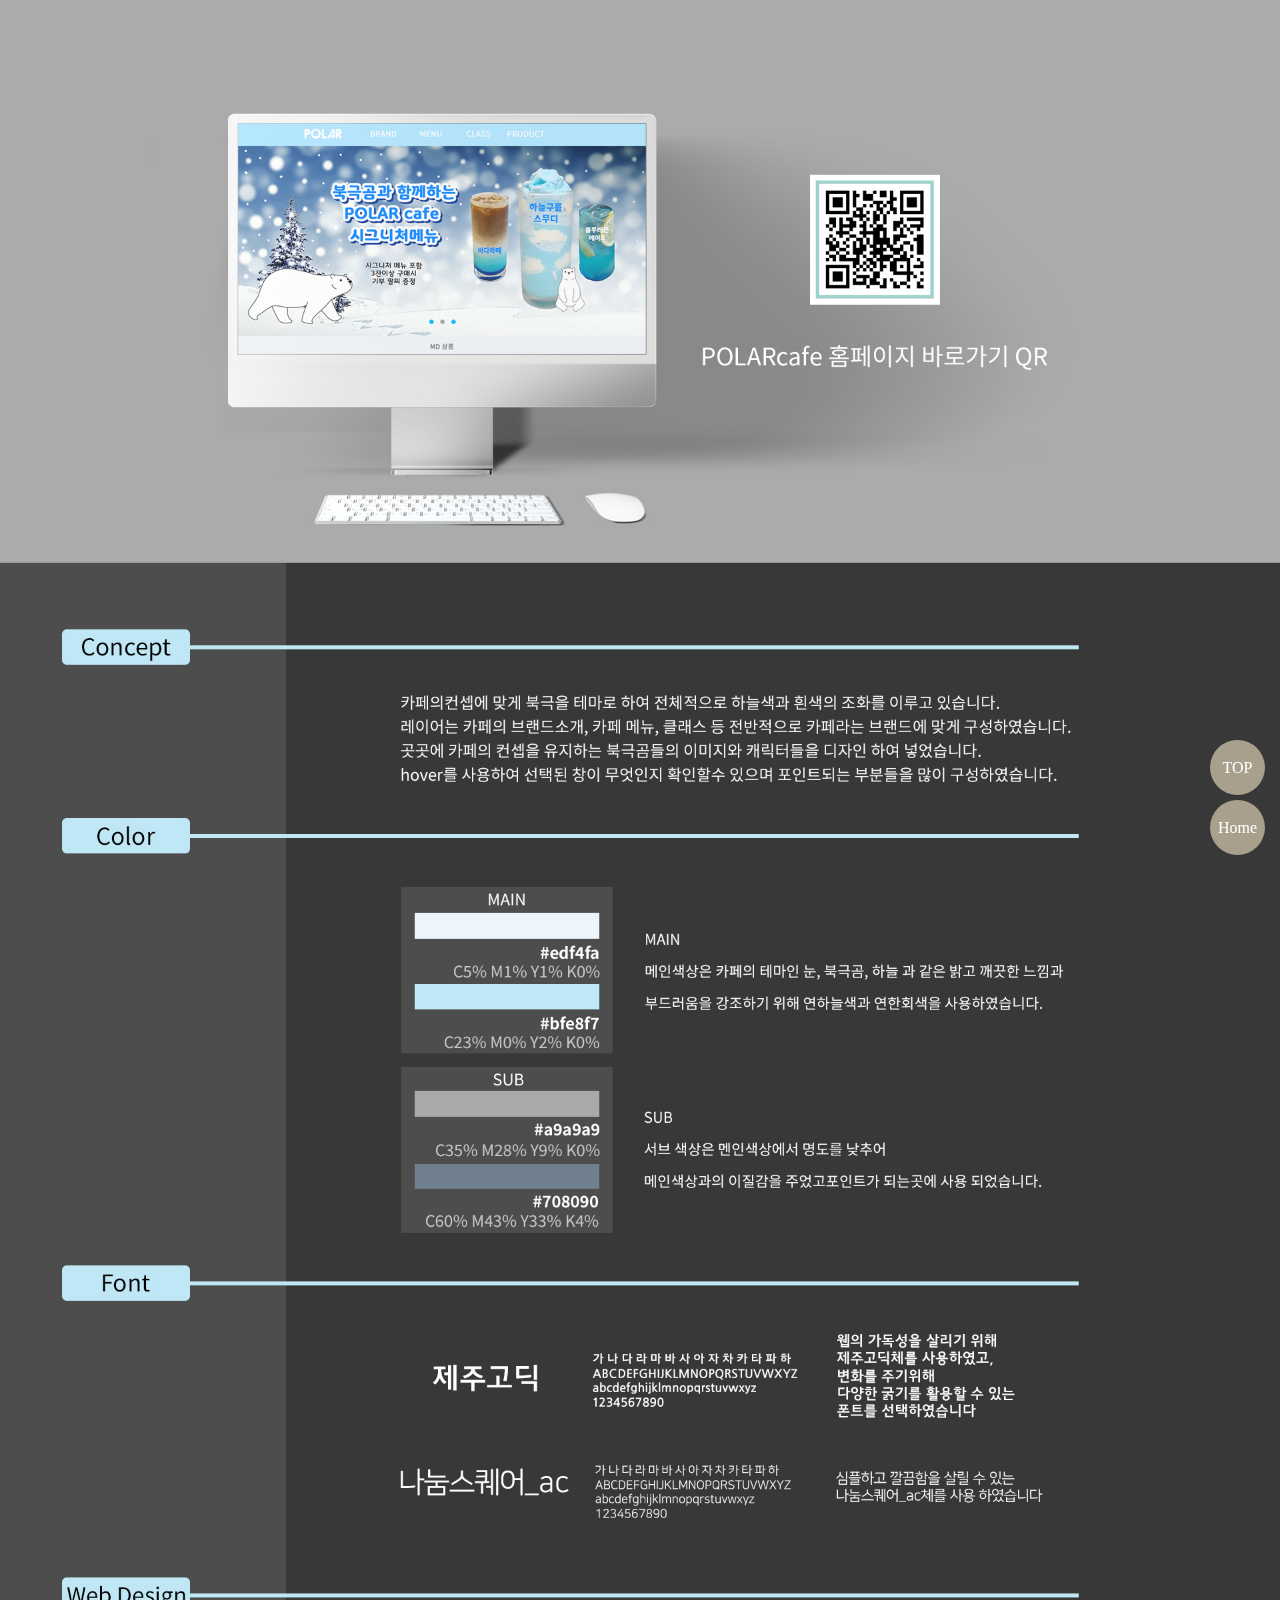
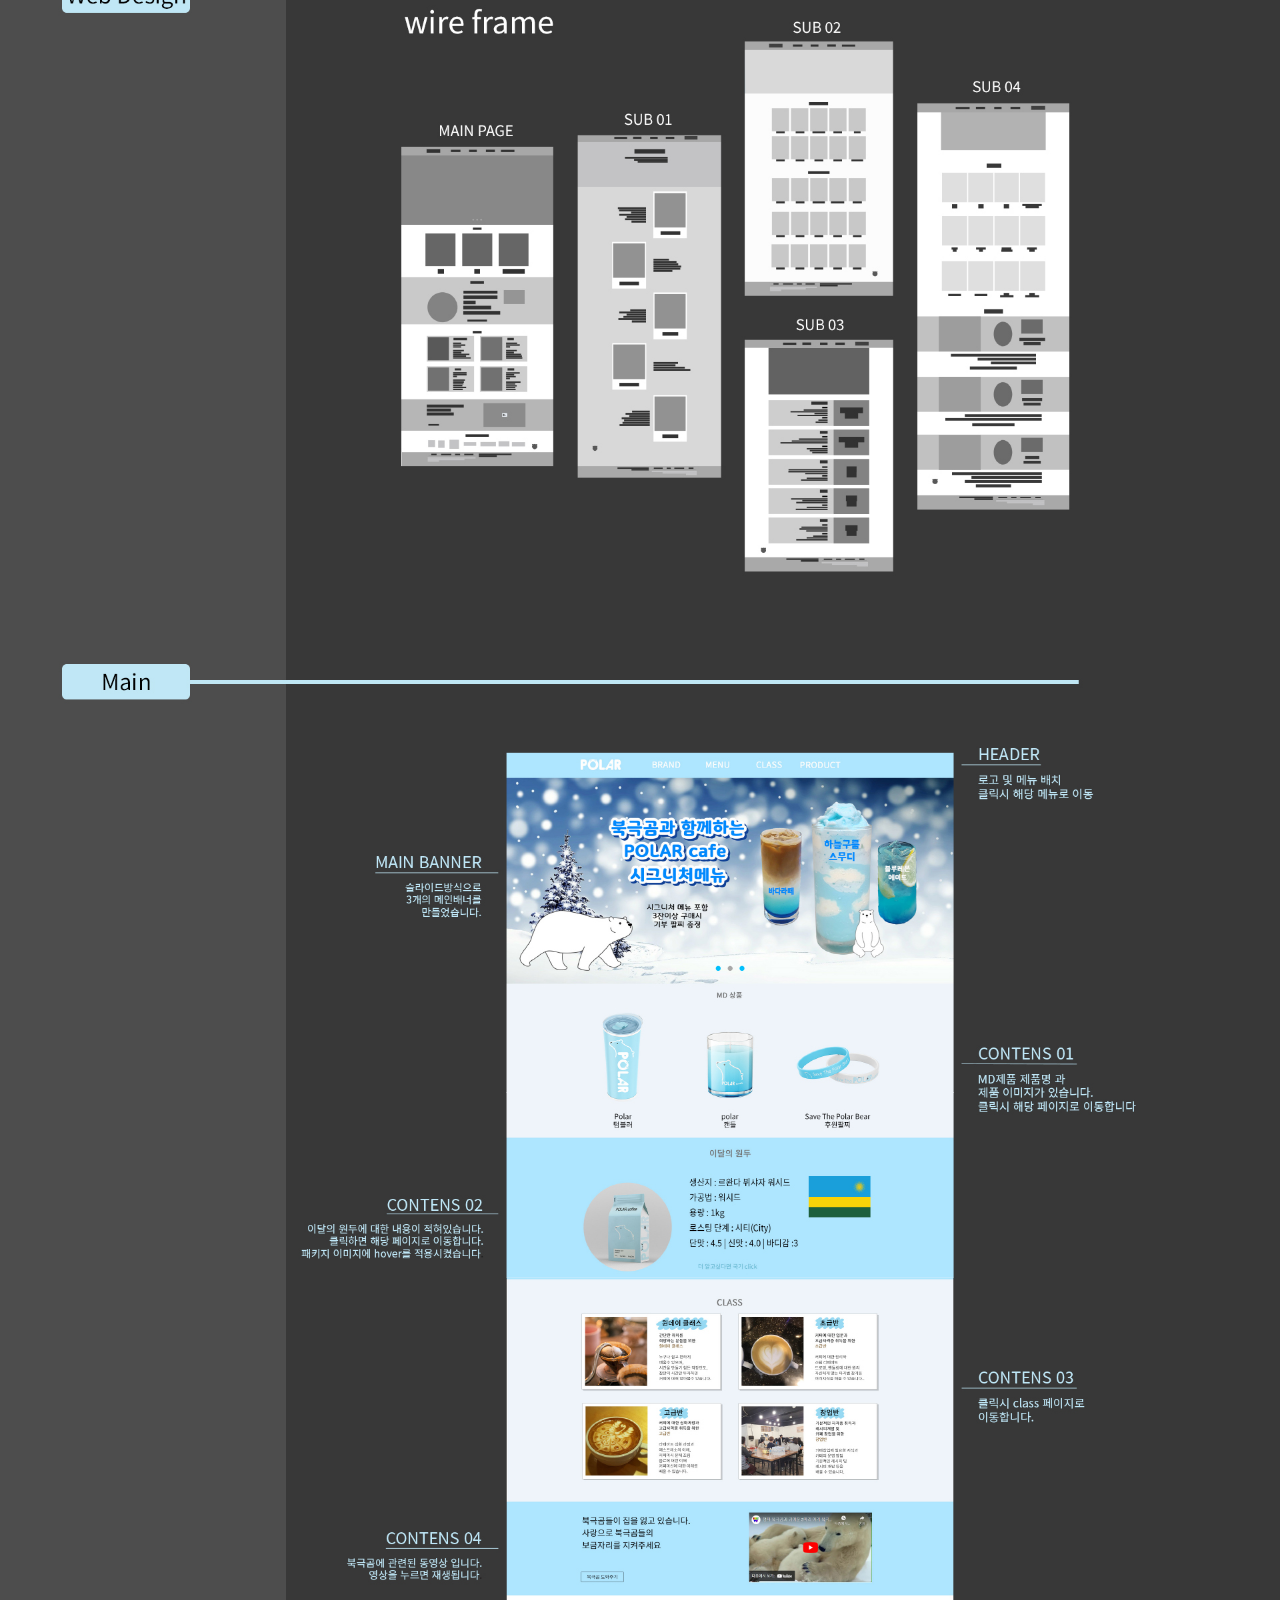
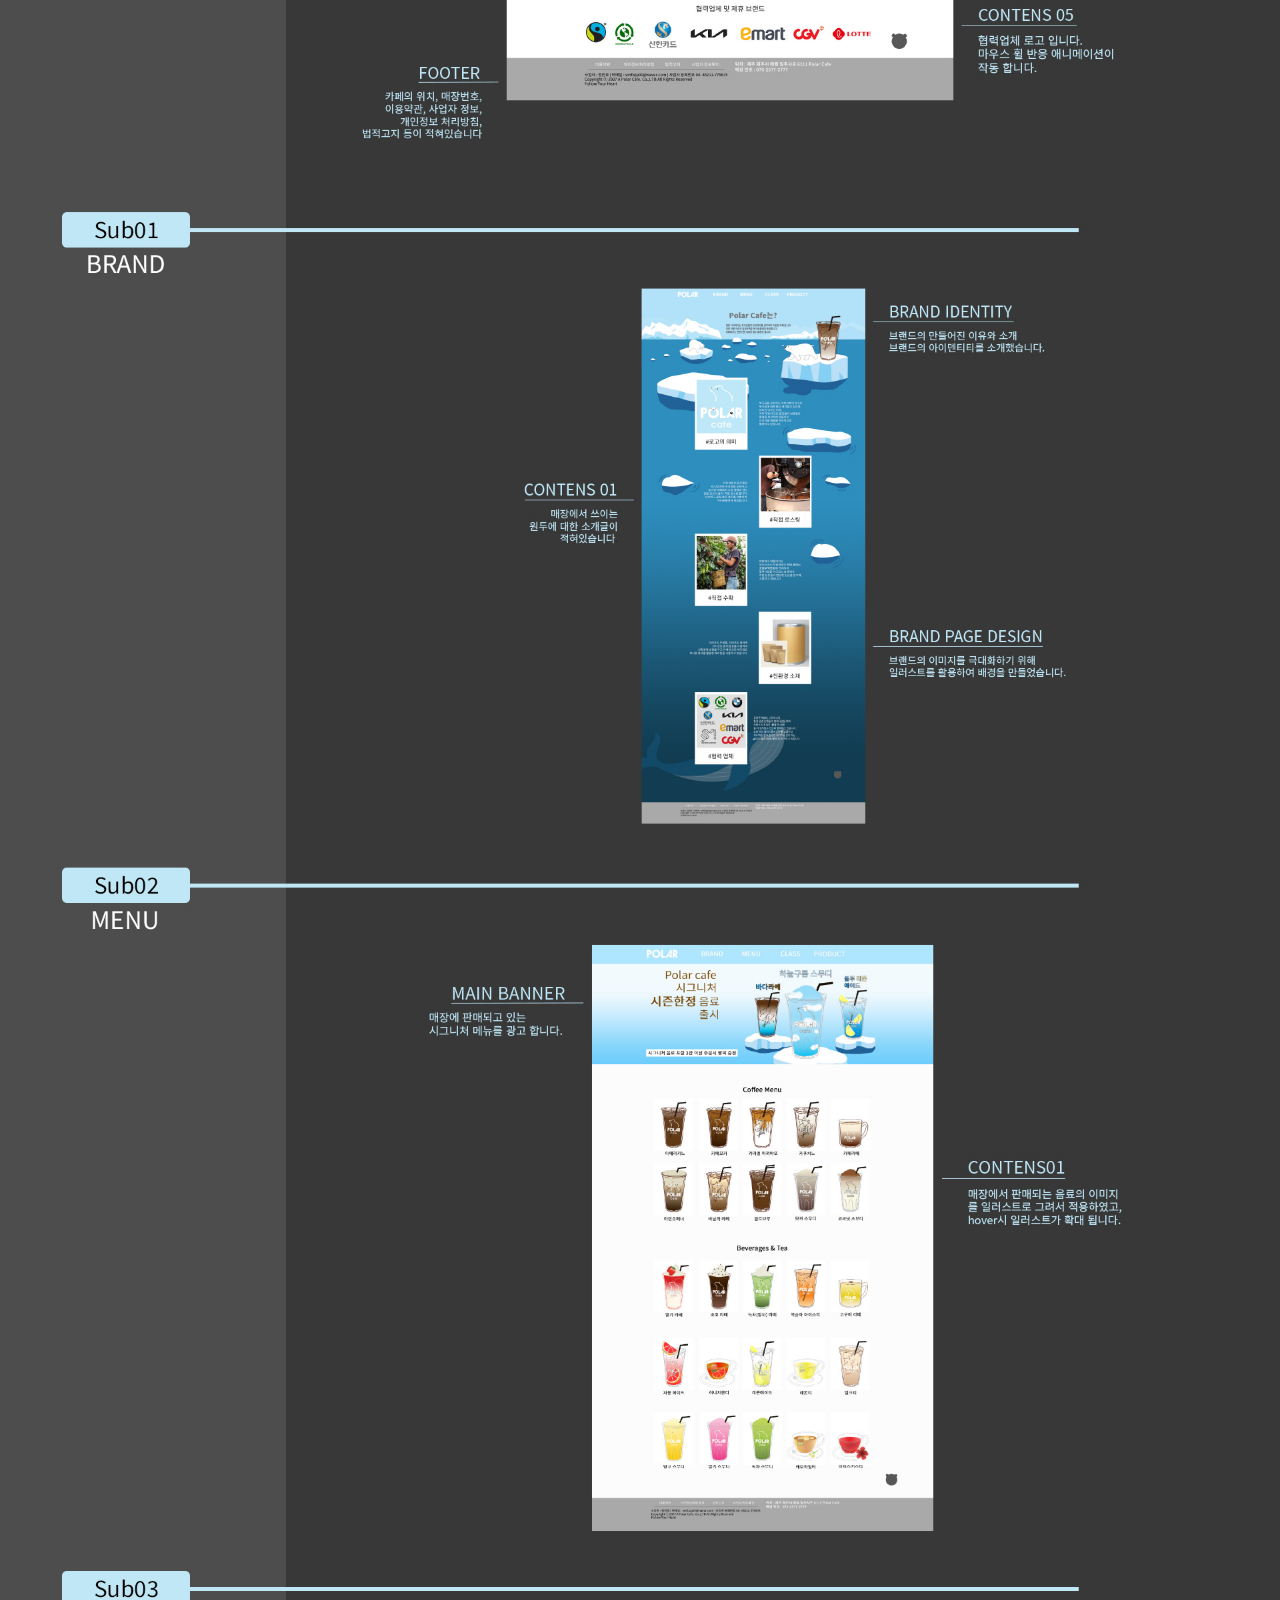
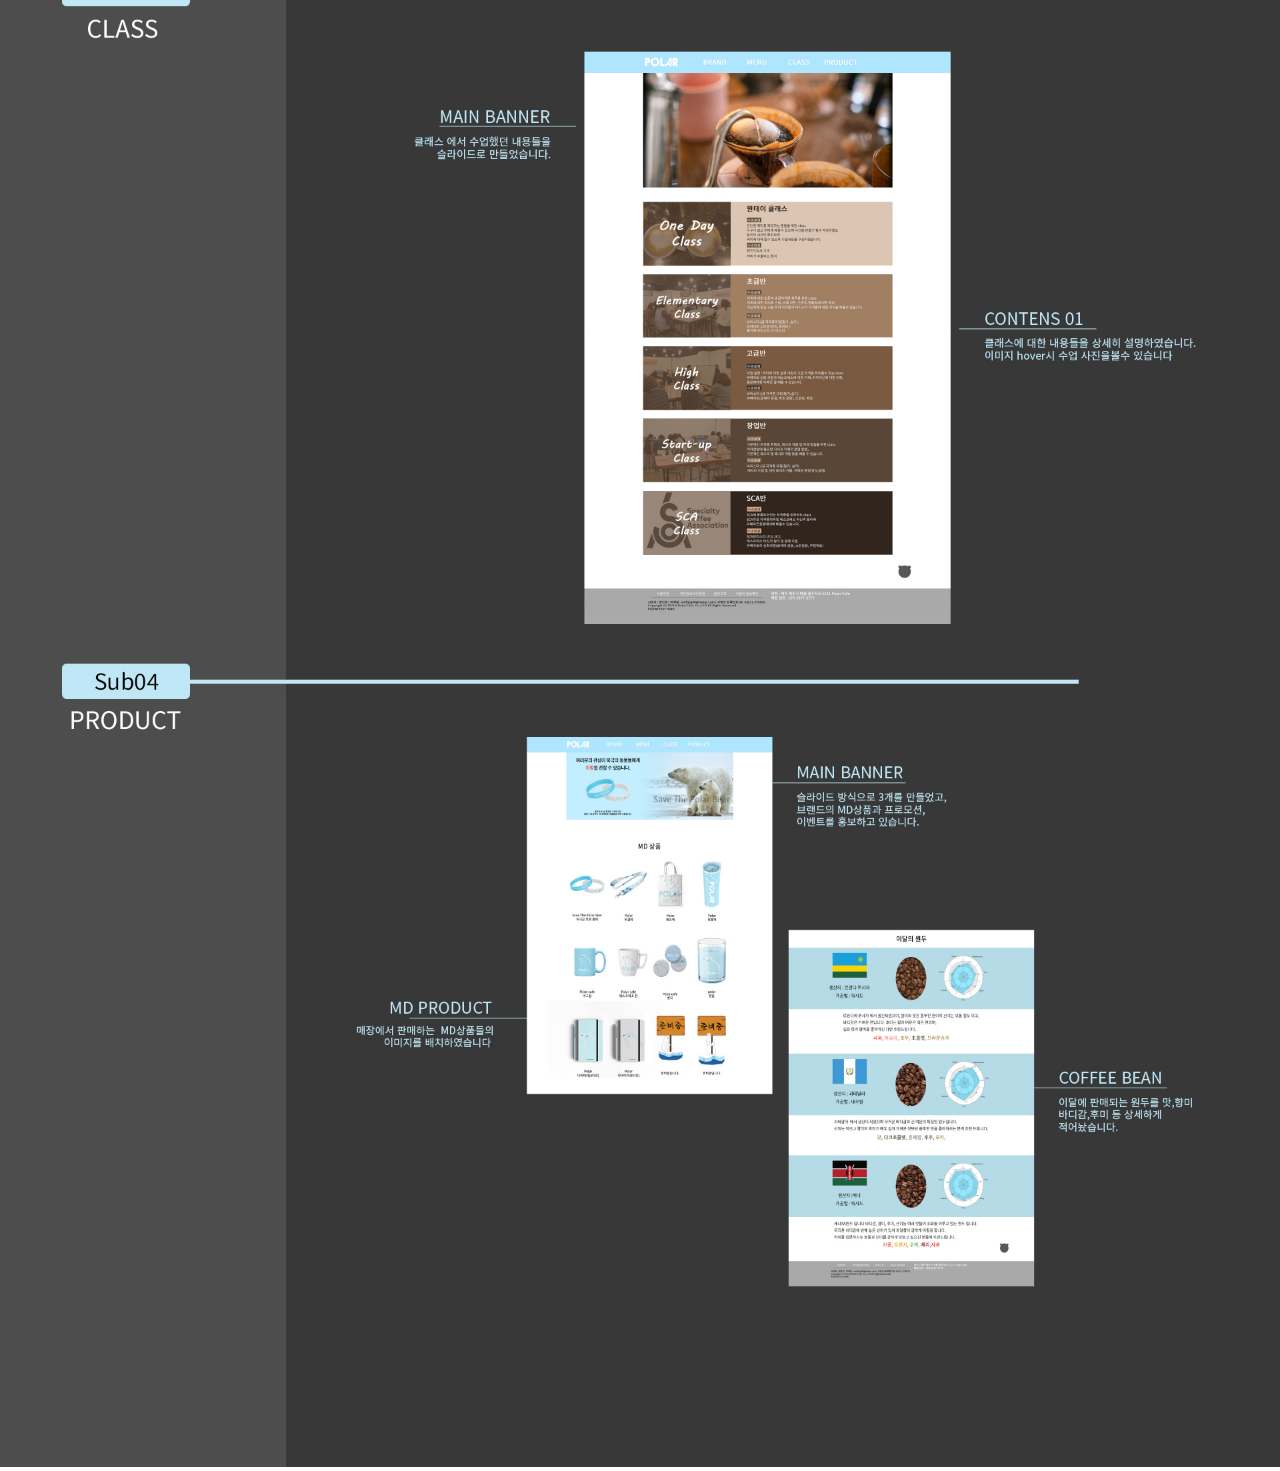
<file: POLARcafe_web.html>
<!doctype html>
<html>
	<head>
		<title>POLARcafe_web</title>
		<meta charset="utf-8">
		<meta name="viewport" content="width=device-width, initial-scale=1">
		<meta http-equiv="X-UA-Compatible" content="IE=edge">
		<style>
			*{margin:0; padding:0;}
			a{text-decoration:none;
				color:#000;}
			
			.fixed_box{position:fixed;
				bottom:40px;
				right:30px;
				width:40px;}
			
			#top img{width:100%;}
			.home_btn, .top_btn{
				display: inline-block;
				width:55px;
				line-height: 55px;
				background-color: #a8a08c;
				text-align: center;
				border-radius:50%;
				margin-bottom:5px;
				color:#fff;
				transition: all 0.5s;
			}
			.fixed_box a:hover{
				background-color: #bdaf8c;
			}
		</style>
	</head>
	<body>
		<div id="top">
			<img src="images/POLARcafe_web.jpg" class="guide1"><!--가이드 이미지 경로 지정하기-->
		</div>
		<div class="fixed_box">
			<a href="#top" class="top_btn"><!--href부분은 이미지를 감싼 div에 있는 id이름과 동일하게 설정.-->
				TOP
			</a>
			<a href="index.html" class="home_btn">
				Home
			</a>
		</div>


		<!--이동시 부드럽게 이동시키기 위해 추가한 구문 시작. script쪽 전부 삭제가능.-->
		<script src="https://code.jquery.com/jquery-1.12.4.min.js" integrity="sha256-ZosEbRLbNQzLpnKIkEdrPv7lOy9C27hHQ+Xp8a4MxAQ=" crossorigin="anonymous"></script>
		<script>
			$(function() {
				$('a[href*="#"]:not([href="#"])').click(function() {
				if (location.pathname.replace(/^\//,'') == this.pathname.replace(/^\//,'') && location.hostname == this.hostname) {
				var target = $(this.hash);
				target = target.length ? target : $('[name=' + this.hash.slice(1) +']');
				if (target.length) {
				$('html, body').animate({
				scrollTop: target.offset().top
				}, 500);//움직이는 시간 조정
				return false;
				}
				}
				});
				});
		</script>
		<!--이동시 부드럽게 이동시키기 위해 추가한 구문 끝. 삭제가능.-->
	</body>
</html>
</file>
